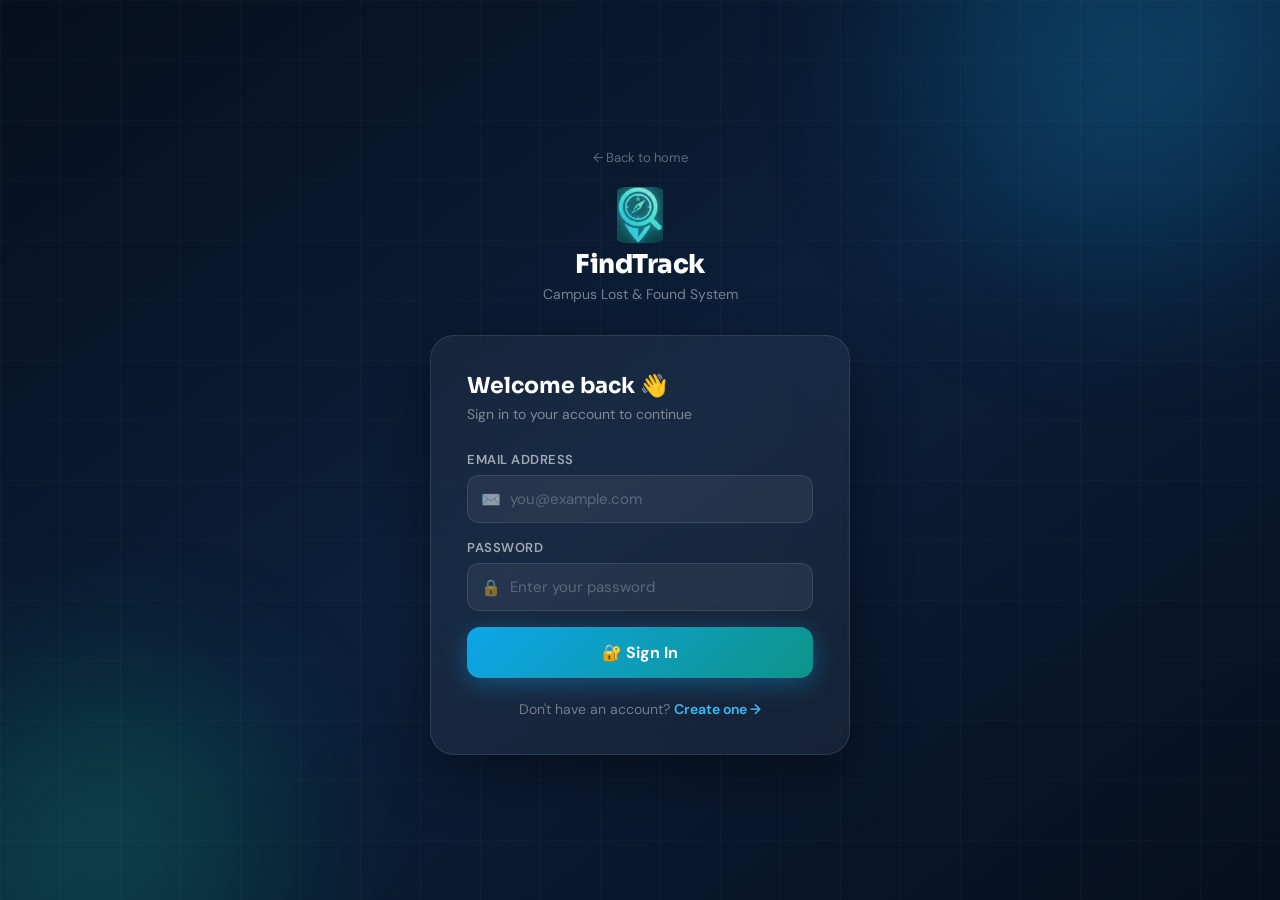
<file: login.html>
<!DOCTYPE html>
<html lang="en">
<head>
  <meta charset="utf-8"/>
  <meta name="viewport" content="width=device-width,initial-scale=1,maximum-scale=1"/>
  <meta name="mobile-web-app-capable" content="yes"/>
  <meta name="apple-mobile-web-app-capable" content="yes"/>
  <meta http-equiv="Content-Security-Policy" content="default-src * 'self' data: blob: 'unsafe-inline' 'unsafe-eval'"/>
  <title>FindTrack — Login</title>
  <link rel="preconnect" href="https://fonts.googleapis.com">
  <link href="https://fonts.googleapis.com/css2?family=Sora:wght@600;700;800&family=DM+Sans:wght@400;500;600&display=swap" rel="stylesheet" onerror="this.remove()">
  <style>
    *, *::before, *::after { margin: 0; padding: 0; box-sizing: border-box; }

    body {
      font-family: 'DM Sans', sans-serif;
      min-height: 100vh;
      background: #060f1e;
      display: flex; align-items: center; justify-content: center;
      color: white; padding: 20px;
      overflow-x: hidden;
    }

    .bg-scene {
      position: fixed; inset: 0; z-index: 0;
      background: linear-gradient(145deg, #060f1e 0%, #0c1f3a 50%, #060f1e 100%);
    }
    .bg-orb {
      position: absolute; border-radius: 50%; filter: blur(80px); opacity: 0.3;
    }
    .bg-orb:nth-child(1) { width: 500px; height: 500px; background: radial-gradient(circle, #0ea5e9, transparent); top: -200px; right: -100px; }
    .bg-orb:nth-child(2) { width: 400px; height: 400px; background: radial-gradient(circle, #10b981, transparent); bottom: -150px; left: -100px; }
    .bg-grid {
      position: absolute; inset: 0;
      background-image: linear-gradient(rgba(255,255,255,0.025) 1px, transparent 1px),
        linear-gradient(90deg, rgba(255,255,255,0.025) 1px, transparent 1px);
      background-size: 60px 60px;
    }

    .auth-wrap {
      position: relative; z-index: 1;
      width: 100%; max-width: 420px;
      animation: fadeUp 0.6s ease both;
    }

    @keyframes fadeUp {
      from { opacity: 0; transform: translateY(24px); }
      to { opacity: 1; transform: translateY(0); }
    }

    .auth-logo {
      text-align: center; margin-bottom: 32px;
    }
    .auth-logo-icon { display:inline-block; /* logo img */
      width: 60px; height: 60px; border-radius: 18px;
      background: linear-gradient(135deg, #0ea5e9, #10b981);
      display: inline-flex; align-items: center; justify-content: center;
      font-size: 28px;
      box-shadow: 0 8px 32px rgba(14,165,233,0.4);
      margin-bottom: 14px;
    }
    .auth-logo h1 {
      font-family: 'Sora', sans-serif; font-size: 26px; font-weight: 800;
      letter-spacing: -0.5px;
    }
    .auth-logo p { color: rgba(255,255,255,0.45); font-size: 14px; margin-top: 4px; }

    .auth-card {
      background: rgba(255,255,255,0.05);
      border: 1px solid rgba(255,255,255,0.1);
      border-radius: 24px;
      padding: 36px;
      backdrop-filter: blur(30px);
      box-shadow: 0 20px 60px rgba(0,0,0,0.4);
    }

    .card-title {
      font-family: 'Sora', sans-serif; font-size: 22px; font-weight: 700;
      margin-bottom: 6px;
    }
    .card-sub { color: rgba(255,255,255,0.45); font-size: 14px; margin-bottom: 28px; }

    .field {
      margin-bottom: 16px;
    }
    .field label {
      display: block; font-size: 13px; font-weight: 600;
      color: rgba(255,255,255,0.6); margin-bottom: 7px;
      text-transform: uppercase; letter-spacing: 0.5px;
    }
    .field-wrap {
      position: relative;
    }
    .field-icon {
      position: absolute; left: 14px; top: 50%; transform: translateY(-50%);
      font-size: 16px; opacity: 0.5; pointer-events: none;
    }
    .field input {
      width: 100%;
      background: rgba(255,255,255,0.06);
      border: 1.5px solid rgba(255,255,255,0.1);
      border-radius: 12px;
      color: white; font-size: 15px;
      font-family: 'DM Sans', sans-serif;
      padding: 13px 14px 13px 42px;
      transition: all 0.2s; outline: none;
    }
    .field input::placeholder { color: rgba(255,255,255,0.25); }
    .field input:focus {
      border-color: #0ea5e9;
      background: rgba(14,165,233,0.08);
      box-shadow: 0 0 0 3px rgba(14,165,233,0.15);
    }
    .field input.error { border-color: #f87171; background: rgba(248,113,113,0.08); }
    .field-err { color: #fca5a5; font-size: 12px; margin-top: 5px; display: none; }
    .field-err.show { display: block; }

    .toggle-pass {
      position: absolute; right: 14px; top: 50%; transform: translateY(-50%);
      background: none; border: none; cursor: pointer; color: rgba(255,255,255,0.4);
      font-size: 18px; padding: 2px; transition: color 0.2s;
    }
    .toggle-pass:hover { color: rgba(255,255,255,0.8); }

    .btn-submit {
      width: 100%; padding: 15px;
      background: linear-gradient(135deg, #0ea5e9, #0d9488);
      border: none; border-radius: 13px;
      color: white; font-size: 16px; font-weight: 700;
      font-family: 'DM Sans', sans-serif;
      cursor: pointer; margin-top: 8px;
      box-shadow: 0 6px 24px rgba(14,165,233,0.35);
      transition: all 0.25s;
      display: flex; align-items: center; justify-content: center; gap: 8px;
    }
    .btn-submit:hover { transform: translateY(-2px); box-shadow: 0 10px 32px rgba(14,165,233,0.5); }
    .btn-submit:active { transform: translateY(0); }

    .auth-footer {
      text-align: center; margin-top: 22px;
      font-size: 14px; color: rgba(255,255,255,0.4);
    }
    .auth-footer a { color: #38bdf8; text-decoration: none; font-weight: 600; }
    .auth-footer a:hover { color: #7dd3fc; }

    .back-link {
      text-align: center; margin-bottom: 20px;
    }
    .back-link a {
      color: rgba(255,255,255,0.35); font-size: 13px; text-decoration: none;
      display: inline-flex; align-items: center; gap: 6px; transition: color 0.2s;
    }
    .back-link a:hover { color: rgba(255,255,255,0.65); }

    .toast {
      position: fixed; top: 20px; right: 20px;
      background: rgba(30,40,60,0.95); border: 1px solid rgba(255,255,255,0.12);
      color: white; padding: 14px 20px; border-radius: 14px;
      font-size: 14px; font-weight: 500;
      display: none; align-items: center; gap: 10px;
      box-shadow: 0 8px 30px rgba(0,0,0,0.4);
      backdrop-filter: blur(20px); z-index: 999;
      max-width: 340px; animation: slideIn 0.3s ease;
    }
    .toast.show { display: flex; }
    .toast.success { border-color: rgba(16,185,129,0.4); }
    .toast.fail { border-color: rgba(248,113,113,0.4); }
    @keyframes slideIn { from { opacity: 0; transform: translateX(20px); } to { opacity: 1; transform: translateX(0); } }

  /* ── PIN OVERLAY ── */
  #pinOverlay {
    display: none;
    position: fixed; inset: 0;
    background: rgba(15,23,42,0.85);
    backdrop-filter: blur(6px);
    z-index: 9999;
    align-items: center;
    justify-content: center;
  }
  #pinOverlay.active { display: flex; }
  .pin-box {
    background: #fff;
    border-radius: 20px;
    padding: 36px 32px 28px;
    width: 300px;
    text-align: center;
    box-shadow: 0 24px 60px rgba(0,0,0,0.25);
  }
  .pin-box h2 { font-size: 1.3rem; font-weight: 700; color: #0f172a; margin-bottom: 4px; }
  .pin-box p  { font-size: 0.85rem; color: #64748b; margin-bottom: 20px; }
  .pin-dots {
    display: flex; gap: 14px; justify-content: center; margin-bottom: 24px;
  }
  .pin-dot {
    width: 18px; height: 18px;
    border-radius: 50%;
    border: 2px solid #cbd5e1;
    background: transparent;
    transition: background .2s, border-color .2s;
  }
  .pin-dot.filled { background: #0ea5e9; border-color: #0ea5e9; }
  .pin-pad {
    display: grid; grid-template-columns: repeat(3, 1fr); gap: 10px;
    margin-bottom: 16px;
  }
  .pin-key {
    height: 52px; border-radius: 12px;
    border: 2px solid #e2e8f0;
    background: #f8fafc;
    font-size: 1.15rem; font-weight: 600; color: #0f172a;
    cursor: pointer; transition: all .15s;
  }
  .pin-key:hover  { background: #e0f2fe; border-color: #0ea5e9; }
  .pin-key:active { transform: scale(.95); }
  .pin-key.ghost  { background: transparent; border: none; cursor: default; }
  .pin-key.del    { font-size: .85rem; color: #64748b; }
  .pin-submit {
    width: 100%; height: 46px; border-radius: 12px;
    background: linear-gradient(135deg,#0ea5e9,#6366f1);
    color: #fff; font-size: 1rem; font-weight: 600;
    border: none; cursor: pointer; transition: opacity .2s;
  }
  .pin-submit:hover { opacity: .9; }
  .pin-err { font-size: .8rem; color: #ef4444; margin-top: 10px; min-height: 18px; }
  </style>
</head>
<body>
  <div class="bg-scene">
    <div class="bg-orb"></div>
    <div class="bg-orb"></div>
    <div class="bg-grid"></div>
  </div>

  <div class="auth-wrap">
    <div class="back-link">
      <a href="index.html">← Back to home</a>
    </div>

    <div class="auth-logo">
      <img src="[data-uri]" style="width:56px;height:56px;object-fit:contain;border-radius:14px;" alt="FindTrack">
      <h1>FindTrack</h1>
      <p>Campus Lost &amp; Found System</p>
    </div>

    <div class="auth-card">
      <div class="card-title">Welcome back 👋</div>
      <div class="card-sub">Sign in to your account to continue</div>

      <form id="loginForm" novalidate>
        <div class="field">
          <label>Email Address</label>
          <div class="field-wrap">
            <span class="field-icon">✉️</span>
            <input id="loginEmail" type="email" placeholder="you@example.com" autocomplete="email"/>
          </div>
          <div class="field-err" id="emailErr">Please enter a valid email address</div>
        </div>

        <div class="field">
          <label>Password</label>
          <div class="field-wrap">
            <span class="field-icon">🔒</span>
            <input id="loginPass" type="password" placeholder="Enter your password" autocomplete="current-password"/>
            <button type="button" class="toggle-pass" id="togglePassBtn" aria-label="Toggle password"></button>
          </div>
          <div class="field-err" id="passErr">Please enter your password</div>
        </div>

        <button type="submit" class="btn-submit">🔐 Sign In</button>
      </form>

      <div class="auth-footer">
        Don't have an account? <a href="signup.html">Create one →</a>
      </div>
    </div>
  </div>

  <div class="toast" id="toast"></div>

  <script>
    function showToast(msg, type = 'success') {
      const t = document.getElementById('toast');
      t.textContent = msg;
      t.className = `toast show ${type}`;
      setTimeout(() => t.classList.remove('show'), 3500);
    }

// ── ANIMATED EYE BUTTON ──
    function buildEyeSVG(btn) {
      if (!btn) return;
      btn.innerHTML = `
        <svg class="eye-svg" viewBox="0 0 24 24" fill="none"
             stroke="currentColor" stroke-width="2" stroke-linecap="round" stroke-linejoin="round">
          <path d="M1 12 C5 5, 19 5, 23 12"/>
          <path d="M23 12 C19 19, 5 19, 1 12"/>
          <circle class="eye-iris" cx="12" cy="12" r="3.5"/>
          <line class="eye-slash" x1="3" y1="3" x2="21" y2="21" stroke-width="2.5"/>
        </svg>`;
      btn.classList.add('eye-btn');
      let open = true;
      btn.addEventListener('click', () => {
        open = !open;
        const inp = btn.closest('.field-wrap, .field')?.querySelector('input');
        if (inp) inp.type = open ? 'text' : 'password';
        btn.classList.toggle('closed', !open);
      });
    }
    document.addEventListener('DOMContentLoaded', () => {
      buildEyeSVG(document.getElementById('togglePassBtn'));
    });

    document.getElementById('loginForm').addEventListener('submit', e => {
      e.preventDefault();
      let valid = true;

      const email = document.getElementById('loginEmail');
      const pass = document.getElementById('loginPass');
      const emailErr = document.getElementById('emailErr');
      const passErr = document.getElementById('passErr');

      [email, pass].forEach(i => i.classList.remove('error'));
      [emailErr, passErr].forEach(e => e.classList.remove('show'));

      const emailRe = /^[^\s@]+@[^\s@]+\.[^\s@]+$/;
      if (!emailRe.test(email.value.trim())) {
        email.classList.add('error'); emailErr.classList.add('show'); valid = false;
      }
      if (!pass.value) {
        pass.classList.add('error'); passErr.classList.add('show'); valid = false;
      }
      if (!valid) return;

      let users = [];
      try { users = JSON.parse(localStorage.getItem('users') || '[]'); } catch {}

      const matched = users.find(u => u.email === email.value.trim().toLowerCase() && u.pass === pass.value);
      if (matched) {
        localStorage.setItem('sessionUser', JSON.stringify({ id: matched.id, name: matched.name, email: matched.email }));
        localStorage.setItem('userProfile', JSON.stringify({ name: matched.name, email: matched.email, contact: matched.contact || '', avatar: '' }));
        showToast('✅ Login successful! Redirecting...', 'success');
        setTimeout(() => window.location.href = 'dashboard.html', 1200);
      } else {
        showToast('❌ Invalid email or password. Please try again.', 'fail');
        email.classList.add('error'); pass.classList.add('error');
      }
    });
  </script>

  <!-- PIN OVERLAY -->
  <div id="pinOverlay">
    <div class="pin-box">
      <h2>🔐 Enter Your PIN</h2>
      <p>This account is protected with a PIN.</p>
      <div class="pin-dots">
        <div class="pin-dot" id="lpd0"></div>
        <div class="pin-dot" id="lpd1"></div>
        <div class="pin-dot" id="lpd2"></div>
        <div class="pin-dot" id="lpd3"></div>
      </div>
      <div class="pin-pad">
        <button class="pin-key" onclick="lPinKey('1')">1</button>
        <button class="pin-key" onclick="lPinKey('2')">2</button>
        <button class="pin-key" onclick="lPinKey('3')">3</button>
        <button class="pin-key" onclick="lPinKey('4')">4</button>
        <button class="pin-key" onclick="lPinKey('5')">5</button>
        <button class="pin-key" onclick="lPinKey('6')">6</button>
        <button class="pin-key" onclick="lPinKey('7')">7</button>
        <button class="pin-key" onclick="lPinKey('8')">8</button>
        <button class="pin-key" onclick="lPinKey('9')">9</button>
        <button class="pin-key ghost"></button>
        <button class="pin-key" onclick="lPinKey('0')">0</button>
        <button class="pin-key del" onclick="lPinDel()">⌫</button>
      </div>
      <button class="pin-submit" onclick="lPinSubmit()">Confirm PIN</button>
      <div class="pin-err" id="lPinErr"></div>
    </div>
  </div>

  <script>
    let lPinValue = "";
    let lPinCorrect = "";

    function lPinKey(d) {
      if (lPinValue.length >= 4) return;
      lPinValue += d;
      lRefreshDots();
    }
    function lPinDel() {
      lPinValue = lPinValue.slice(0, -1);
      lRefreshDots();
    }
    function lRefreshDots() {
      for (let i = 0; i < 4; i++) {
        const dot = document.getElementById("lpd" + i);
        if (dot) dot.classList.toggle("filled", i < lPinValue.length);
      }
    }
    function lPinSubmit() {
      if (lPinValue.length < 4) {
        document.getElementById("lPinErr").textContent = "Please enter all 4 digits.";
        return;
      }
      if (lPinValue === lPinCorrect) {
        document.getElementById("pinOverlay").classList.remove("active");
        window.location.href = "dashboard.html";
      } else {
        document.getElementById("lPinErr").textContent = "Incorrect PIN. Try again.";
        lPinValue = "";
        lRefreshDots();
      }
    }

    // Intercept login redirect to check for saved PIN
    (function patchLoginForPin() {
      const form = document.getElementById("loginForm");
      if (!form) return;
      form.addEventListener("submit", function(e) {
        // We let the original handler run first, then intercept the redirect
        // by hooking into sessionStorage after a short delay
      }, true);

      // Override setTimeout to catch the redirect
      const _origSetTimeout = window.setTimeout;
      window.setTimeout = function(fn, delay, ...args) {
        // Wrap functions that redirect to dashboard
        const wrapped = function() {
          const result = fn(...args);
          return result;
        };
        // Check if this is the post-login redirect
        const fnStr = fn.toString();
        if (fnStr.includes("dashboard.html")) {
          return _origSetTimeout(function() {
            const savedPin = localStorage.getItem("secPin");
            if (savedPin) {
              // Show PIN overlay instead of redirecting
              lPinCorrect = savedPin;
              document.getElementById("pinOverlay").classList.add("active");
            } else {
              window.location.href = "dashboard.html";
            }
          }, delay);
        }
        return _origSetTimeout(fn, delay, ...args);
      };
    })();
  </script>
</body>
</html>
</file>
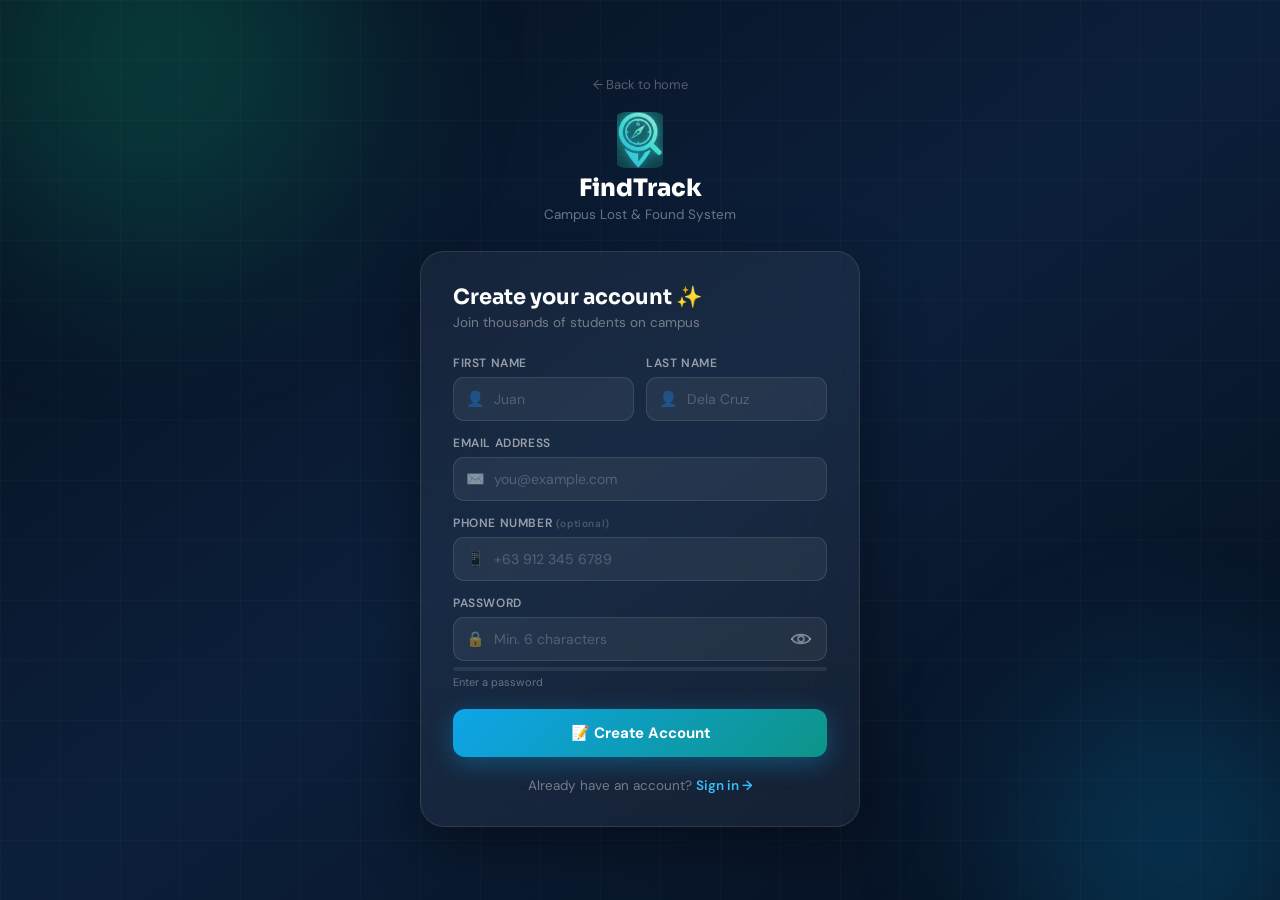
<file: signup.html>
<!DOCTYPE html>
<html lang="en">
<head>
  <meta charset="utf-8"/>
  <meta name="viewport" content="width=device-width,initial-scale=1,maximum-scale=1"/>
  <meta name="mobile-web-app-capable" content="yes"/>
  <meta name="apple-mobile-web-app-capable" content="yes"/>
  <meta http-equiv="Content-Security-Policy" content="default-src * 'self' data: blob: 'unsafe-inline' 'unsafe-eval'"/>
  <title>FindTrack — Sign Up</title>
  <link rel="preconnect" href="https://fonts.googleapis.com">
  <link href="https://fonts.googleapis.com/css2?family=Sora:wght@600;700;800&family=DM+Sans:wght@400;500;600&display=swap" rel="stylesheet" onerror="this.remove()">
  <style>
    *, *::before, *::after { margin: 0; padding: 0; box-sizing: border-box; }
    body {
      font-family: 'DM Sans', sans-serif;
      min-height: 100vh;
      background: #060f1e;
      display: flex; align-items: center; justify-content: center;
      color: white; padding: 20px;
    }
    .bg-scene { position: fixed; inset: 0; z-index: 0; background: linear-gradient(145deg, #060f1e 0%, #0c1f3a 50%, #060f1e 100%); }
    .bg-orb { position: absolute; border-radius: 50%; filter: blur(80px); opacity: 0.3; }
    .bg-orb:nth-child(1) { width: 500px; height: 500px; background: radial-gradient(circle, #10b981, transparent); top: -200px; left: -100px; }
    .bg-orb:nth-child(2) { width: 400px; height: 400px; background: radial-gradient(circle, #0ea5e9, transparent); bottom: -150px; right: -100px; }
    .bg-grid { position: absolute; inset: 0; background-image: linear-gradient(rgba(255,255,255,0.025) 1px, transparent 1px), linear-gradient(90deg, rgba(255,255,255,0.025) 1px, transparent 1px); background-size: 60px 60px; }

    .auth-wrap { position: relative; z-index: 1; width: 100%; max-width: 440px; animation: fadeUp 0.6s ease both; }
    @keyframes fadeUp { from { opacity: 0; transform: translateY(24px); } to { opacity: 1; transform: translateY(0); } }

    .auth-logo { text-align: center; margin-bottom: 28px; }
    .auth-logo-icon { width: 56px; height: 56px; border-radius: 16px; background: linear-gradient(135deg, #0ea5e9, #10b981); display: inline-flex; align-items: center; justify-content: center; font-size: 26px; box-shadow: 0 8px 32px rgba(14,165,233,0.4); margin-bottom: 12px; }
    .auth-logo h1 { font-family: 'Sora', sans-serif; font-size: 24px; font-weight: 800; }
    .auth-logo p { color: rgba(255,255,255,0.4); font-size: 13.5px; margin-top: 3px; }

    .auth-card { background: rgba(255,255,255,0.05); border: 1px solid rgba(255,255,255,0.1); border-radius: 24px; padding: 32px; backdrop-filter: blur(30px); box-shadow: 0 20px 60px rgba(0,0,0,0.4); }
    .card-title { font-family: 'Sora', sans-serif; font-size: 21px; font-weight: 700; margin-bottom: 4px; }
    .card-sub { color: rgba(255,255,255,0.4); font-size: 13.5px; margin-bottom: 24px; }

    .fields-row { display: grid; grid-template-columns: 1fr 1fr; gap: 12px; }
    @media(max-width:480px) { .fields-row { grid-template-columns: 1fr; } }

    .field { margin-bottom: 14px; }
    .field label { display: block; font-size: 12px; font-weight: 600; color: rgba(255,255,255,0.55); margin-bottom: 6px; text-transform: uppercase; letter-spacing: 0.6px; }
    .field-wrap { position: relative; }
    .field-icon { position: absolute; left: 13px; top: 50%; transform: translateY(-50%); font-size: 15px; opacity: 0.45; pointer-events: none; }
    .field input {
      width: 100%; background: rgba(255,255,255,0.06); border: 1.5px solid rgba(255,255,255,0.1); border-radius: 11px;
      color: white; font-size: 14px; font-family: 'DM Sans', sans-serif; padding: 12px 12px 12px 40px;
      transition: all 0.2s; outline: none;
    }
    .field input::placeholder { color: rgba(255,255,255,0.22); }
    .field input:focus { border-color: #0ea5e9; background: rgba(14,165,233,0.08); box-shadow: 0 0 0 3px rgba(14,165,233,0.12); }
    .field input.error { border-color: #f87171; background: rgba(248,113,113,0.07); }
    .field-err { color: #fca5a5; font-size: 11.5px; margin-top: 4px; display: none; }
    .field-err.show { display: block; }

/* ── ANIMATED EYE ── */
    .eye-btn {
      position: absolute; right: 10px; top: 50%; transform: translateY(-50%);
      background: none; border: none; cursor: pointer;
      padding: 4px; width: 32px; height: 32px;
      display: flex; align-items: center; justify-content: center;
      border-radius: 8px; transition: background 0.2s; color: rgba(255,255,255,0.4);
    }
    .eye-btn:hover { background: rgba(255,255,255,0.08); color: rgba(255,255,255,0.8); }
    .eye-svg { width: 20px; height: 20px; overflow: visible; }
    .eye-iris { transition: r 0.25s cubic-bezier(.34,1.56,.64,1), opacity 0.2s; }
    .eye-slash {
      opacity: 0; stroke-dasharray: 30; stroke-dashoffset: 30;
      transition: stroke-dashoffset 0.3s ease, opacity 0.2s;
    }
    .eye-btn.closed .eye-slash { opacity: 1; stroke-dashoffset: 0; }
    .eye-btn.closed .eye-iris  { r: 0; opacity: 0; }

    .pass-strength { margin-top: 6px; }
    .strength-bar { height: 4px; border-radius: 2px; background: rgba(255,255,255,0.08); overflow: hidden; }
    .strength-fill { height: 100%; border-radius: 2px; transition: width 0.3s, background 0.3s; width: 0%; }
    .strength-text { font-size: 11px; color: rgba(255,255,255,0.35); margin-top: 4px; }

    .btn-submit { width: 100%; padding: 14px; background: linear-gradient(135deg, #0ea5e9, #0d9488); border: none; border-radius: 12px; color: white; font-size: 15px; font-weight: 700; font-family: 'DM Sans', sans-serif; cursor: pointer; margin-top: 6px; box-shadow: 0 6px 24px rgba(14,165,233,0.35); transition: all 0.25s; }
    .btn-submit:hover { transform: translateY(-2px); box-shadow: 0 10px 32px rgba(14,165,233,0.5); }

    .auth-footer { text-align: center; margin-top: 20px; font-size: 13.5px; color: rgba(255,255,255,0.4); }
    .auth-footer a { color: #38bdf8; text-decoration: none; font-weight: 600; }
    .auth-footer a:hover { color: #7dd3fc; }

    .back-link { text-align: center; margin-bottom: 18px; }
    .back-link a { color: rgba(255,255,255,0.3); font-size: 13px; text-decoration: none; display: inline-flex; align-items: center; gap: 5px; transition: color 0.2s; }
    .back-link a:hover { color: rgba(255,255,255,0.6); }

    .toast { position: fixed; top: 20px; right: 20px; background: rgba(30,40,60,0.95); border: 1px solid rgba(255,255,255,0.12); color: white; padding: 13px 18px; border-radius: 13px; font-size: 14px; font-weight: 500; display: none; align-items: center; gap: 10px; box-shadow: 0 8px 30px rgba(0,0,0,0.4); backdrop-filter: blur(20px); z-index: 999; max-width: 320px; }
    .toast.show { display: flex; animation: slideIn 0.3s ease; }
    .toast.success { border-color: rgba(16,185,129,0.4); }
    .toast.fail { border-color: rgba(248,113,113,0.4); }
    @keyframes slideIn { from { opacity: 0; transform: translateX(20px); } to { opacity: 1; transform: translateX(0); } }
  </style>
</head>
<body>
  <div class="bg-scene">
    <div class="bg-orb"></div>
    <div class="bg-orb"></div>
    <div class="bg-grid"></div>
  </div>

  <div class="auth-wrap">
    <div class="back-link"><a href="index.html">← Back to home</a></div>

    <div class="auth-logo">
      <img src="[data-uri]" style="width:56px;height:56px;object-fit:contain;border-radius:14px;" alt="FindTrack">
      <h1>FindTrack</h1>
      <p>Campus Lost &amp; Found System</p>
    </div>

    <div class="auth-card">
      <div class="card-title">Create your account ✨</div>
      <div class="card-sub">Join thousands of students on campus</div>

      <form id="signupForm" novalidate>
        <div class="fields-row">
          <div class="field">
            <label>First Name</label>
            <div class="field-wrap">
              <span class="field-icon">👤</span>
              <input id="signupFirst" type="text" placeholder="Juan" autocomplete="given-name"/>
            </div>
            <div class="field-err" id="firstErr">Required</div>
          </div>
          <div class="field">
            <label>Last Name</label>
            <div class="field-wrap">
              <span class="field-icon">👤</span>
              <input id="signupLast" type="text" placeholder="Dela Cruz" autocomplete="family-name"/>
            </div>
            <div class="field-err" id="lastErr">Required</div>
          </div>
        </div>

        <div class="field">
          <label>Email Address</label>
          <div class="field-wrap">
            <span class="field-icon">✉️</span>
            <input id="signupEmail" type="email" placeholder="you@example.com" autocomplete="email"/>
          </div>
          <div class="field-err" id="emailErr">Please enter a valid email address</div>
        </div>

        <div class="field">
          <label>Phone Number <span style="opacity:.4;font-size:10px;text-transform:none;">(optional)</span></label>
          <div class="field-wrap">
            <span class="field-icon">📱</span>
            <input id="signupContact" type="tel" placeholder="+63 912 345 6789" autocomplete="tel"/>
          </div>
          <div class="field-err" id="contactErr">Must be at least 10 digits</div>
        </div>

        <div class="field">
          <label>Password</label>
          <div class="field-wrap">
            <span class="field-icon">🔒</span>
            <input id="signupPass" type="password" placeholder="Min. 6 characters" autocomplete="new-password"/>
            <button type="button" class="toggle-pass" id="togglePassBtn" aria-label="Toggle password"></button>
          </div>
          <div class="pass-strength">
            <div class="strength-bar"><div class="strength-fill" id="strengthFill"></div></div>
            <div class="strength-text" id="strengthText">Enter a password</div>
          </div>
          <div class="field-err" id="passErr">Password must be at least 6 characters</div>
        </div>

        <button type="submit" class="btn-submit">📝 Create Account</button>
      </form>

      <div class="auth-footer">
        Already have an account? <a href="login.html">Sign in →</a>
      </div>
    </div>
  </div>

  <div class="toast" id="toast"></div>

  <script>
    // Password strength indicator
    document.getElementById('signupPass').addEventListener('input', function() {
      const val = this.value;
      const fill = document.getElementById('strengthFill');
      const text = document.getElementById('strengthText');
      let strength = 0;
      if (val.length >= 6) strength++;
      if (val.length >= 10) strength++;
      if (/[A-Z]/.test(val)) strength++;
      if (/[0-9]/.test(val)) strength++;
      if (/[^A-Za-z0-9]/.test(val)) strength++;

      const levels = [
        { w: '0%', c: 'transparent', t: 'Enter a password' },
        { w: '20%', c: '#f87171', t: 'Too weak' },
        { w: '40%', c: '#fb923c', t: 'Weak' },
        { w: '65%', c: '#fbbf24', t: 'Fair' },
        { w: '85%', c: '#34d399', t: 'Good' },
        { w: '100%', c: '#10b981', t: 'Strong 💪' },
      ];
      const lvl = val.length === 0 ? 0 : Math.min(strength + 1, 5);
      fill.style.width = levels[lvl].w;
      fill.style.background = levels[lvl].c;
      text.textContent = levels[lvl].t;
      text.style.color = levels[lvl].c === 'transparent' ? 'rgba(255,255,255,0.3)' : levels[lvl].c;
    });

// ── ANIMATED EYE BUTTON ──
    function buildEyeSVG(btn) {
      if (!btn) return;
      btn.innerHTML = `
        <svg class="eye-svg" viewBox="0 0 24 24" fill="none"
             stroke="currentColor" stroke-width="2" stroke-linecap="round" stroke-linejoin="round">
          <path d="M1 12 C5 5, 19 5, 23 12"/>
          <path d="M23 12 C19 19, 5 19, 1 12"/>
          <circle class="eye-iris" cx="12" cy="12" r="3.5"/>
          <line class="eye-slash" x1="3" y1="3" x2="21" y2="21" stroke-width="2.5"/>
        </svg>`;
      btn.classList.add('eye-btn');
      let open = true;
      btn.addEventListener('click', () => {
        open = !open;
        const inp = btn.closest('.field-wrap, .field')?.querySelector('input');
        if (inp) inp.type = open ? 'text' : 'password';
        btn.classList.toggle('closed', !open);
      });
    }
    document.addEventListener('DOMContentLoaded', () => {
      buildEyeSVG(document.getElementById('togglePassBtn'));
    });

    function showToast(msg, type = 'success') {
      const t = document.getElementById('toast');
      t.textContent = msg;
      t.className = `toast show ${type}`;
      setTimeout(() => t.classList.remove('show'), 3500);
    }

    // Override signupForm with better UX (keep full validation logic)
    document.getElementById('signupForm').addEventListener('submit', e => {
      e.preventDefault();
      let valid = true;

      const first = document.getElementById('signupFirst');
      const last = document.getElementById('signupLast');
      const email = document.getElementById('signupEmail');
      const contact = document.getElementById('signupContact');
      const pass = document.getElementById('signupPass');

      // Clear errors
      [first, last, email, contact, pass].forEach(i => i.classList.remove('error'));
      document.querySelectorAll('.field-err').forEach(e => e.classList.remove('show'));

      if (!first.value.trim()) { first.classList.add('error'); document.getElementById('firstErr').classList.add('show'); valid = false; }
      if (!last.value.trim()) { last.classList.add('error'); document.getElementById('lastErr').classList.add('show'); valid = false; }

      const emailRe = /^[^\s@]+@[^\s@]+\.[^\s@]+$/;
      if (!emailRe.test(email.value.trim())) { email.classList.add('error'); document.getElementById('emailErr').classList.add('show'); valid = false; }

      if (contact.value.trim() && contact.value.replace(/\D/g,'').length < 10) {
        contact.classList.add('error'); document.getElementById('contactErr').classList.add('show'); valid = false;
      }

      if (pass.value.length < 6) { pass.classList.add('error'); document.getElementById('passErr').classList.add('show'); valid = false; }

      if (!valid) return;

      const name = `${first.value.trim()} ${last.value.trim()}`;
      const emailVal = email.value.trim().toLowerCase();
      const contactVal = contact.value.trim();
      const passVal = pass.value;

      let users = [];
      try { users = JSON.parse(localStorage.getItem('users') || '[]'); } catch {}

      if (users.find(u => u.email === emailVal)) {
        email.classList.add('error');
        showToast('❌ Email already registered. Please login.', 'fail');
        return;
      }

      const user = { id: 'u' + Date.now(), name, email: emailVal, contact: contactVal, pass: passVal };
      users.push(user);
      localStorage.setItem('users', JSON.stringify(users));
      localStorage.setItem('sessionUser', JSON.stringify({ id: user.id, name, email: emailVal }));
      localStorage.setItem('userProfile', JSON.stringify({ name, email: emailVal, contact: contactVal, avatar: '' }));

      showToast('✅ Account created! Welcome to FindTrack!', 'success');
      setTimeout(() => window.location.href = 'dashboard.html', 1300);
    });
  </script>
</body>
</html>
</file>
